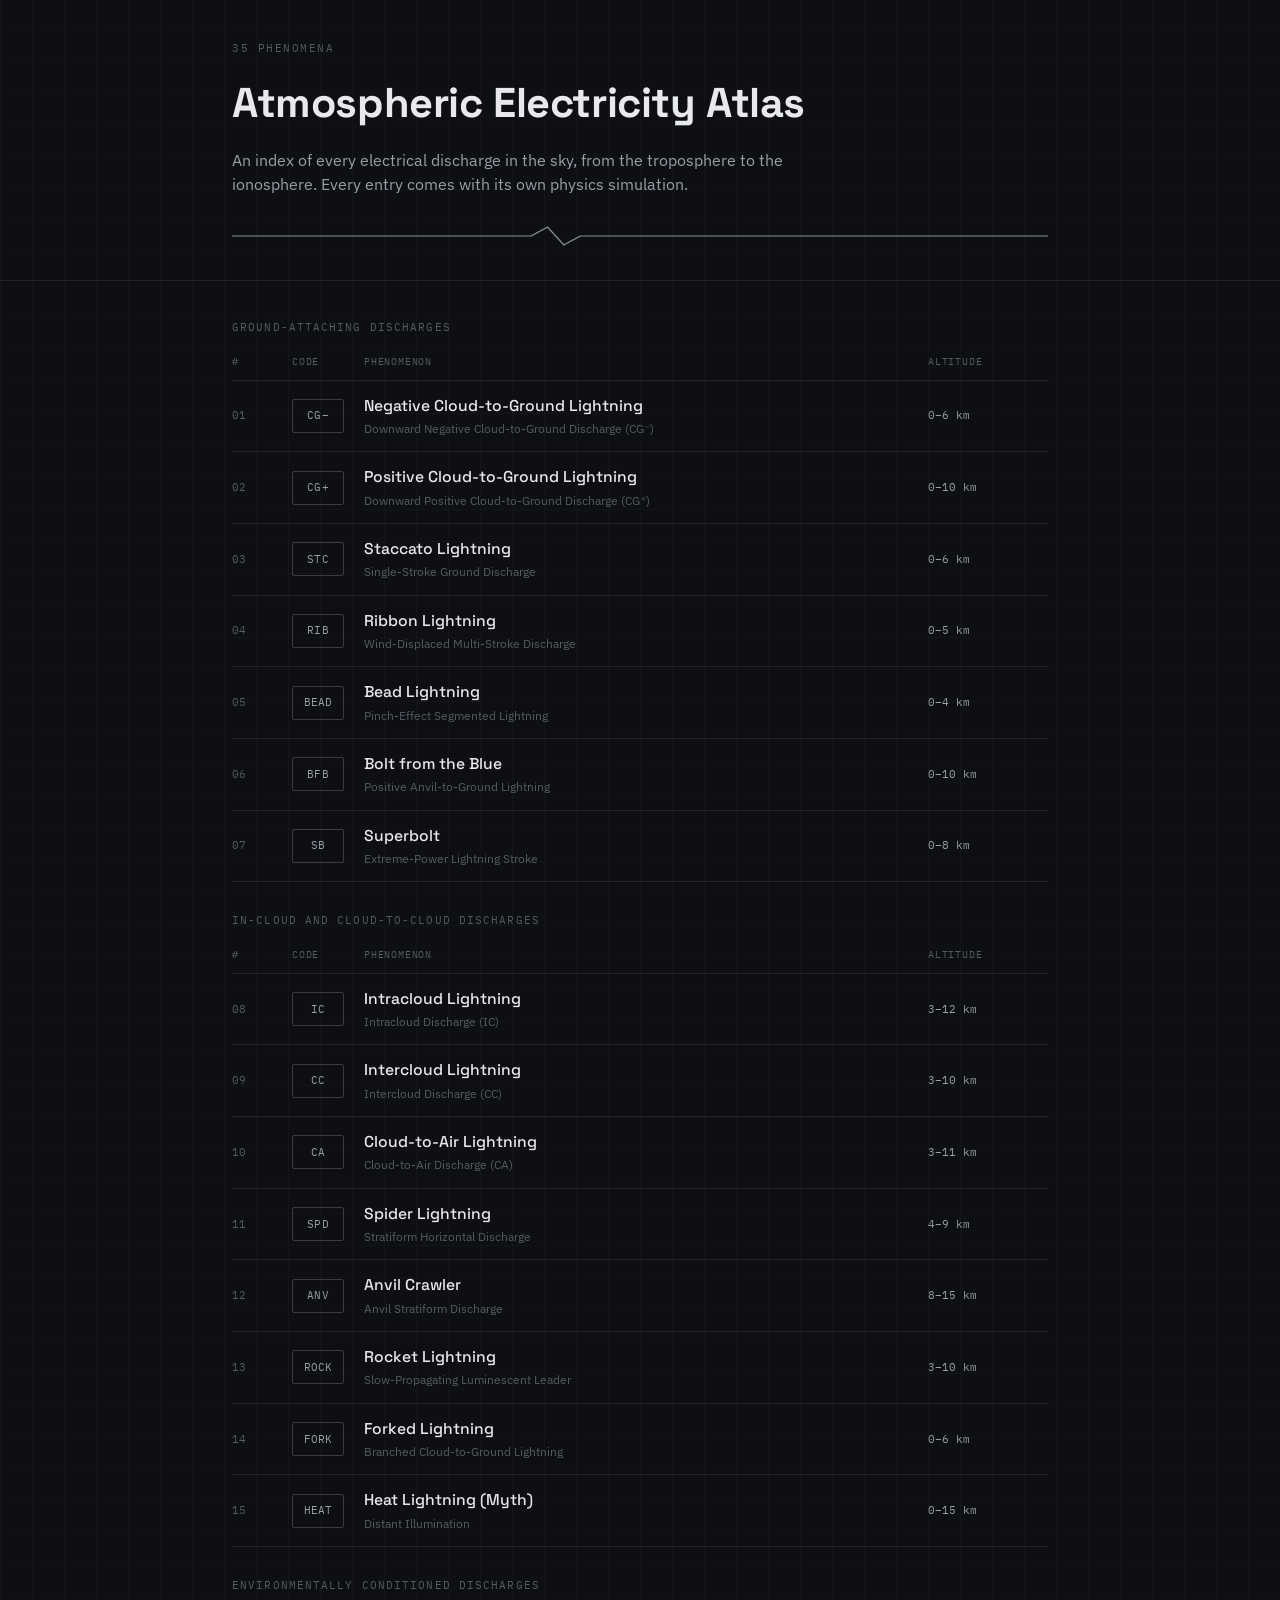
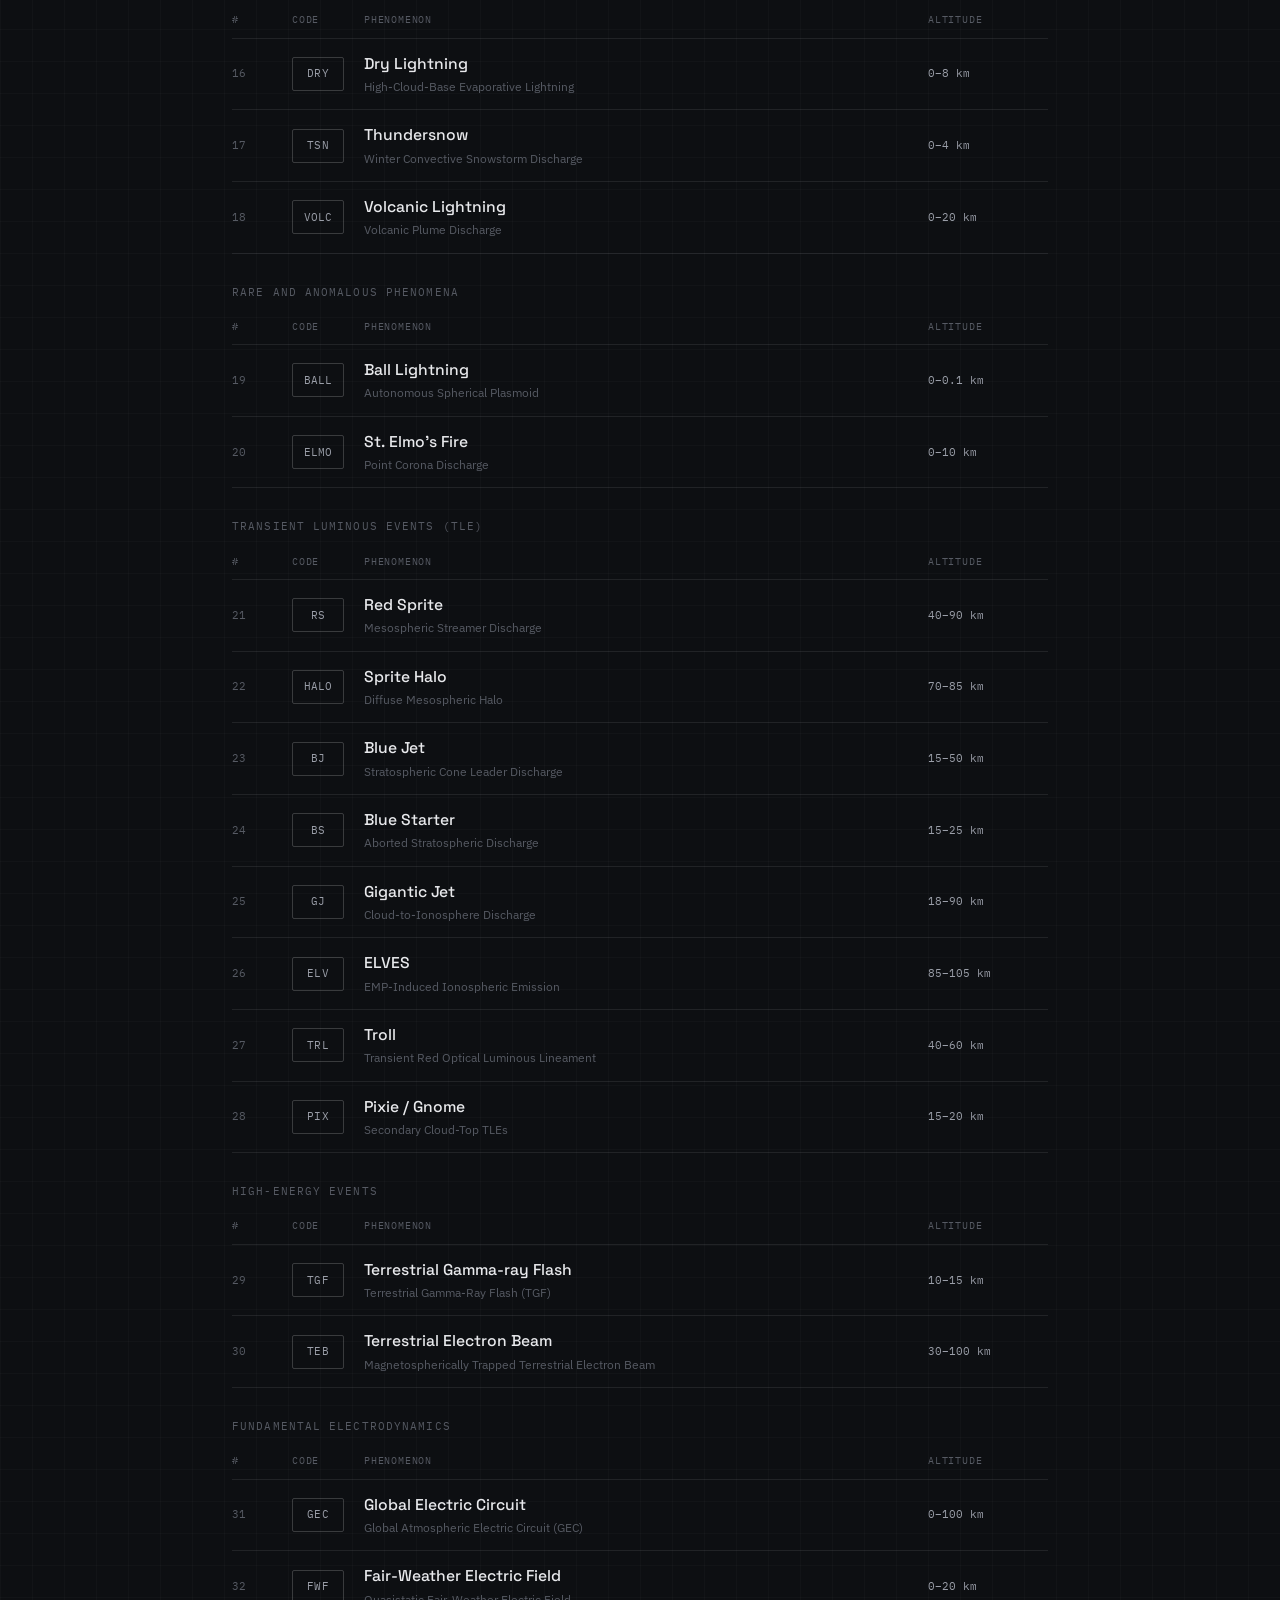
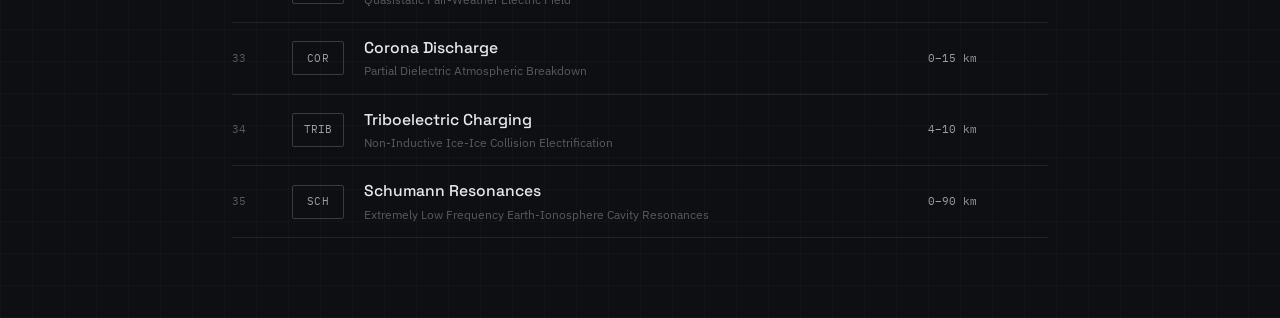
<file: index.html>
<!DOCTYPE html>
<html lang="en">
<head>
  <meta charset="UTF-8" />
  <meta name="viewport" content="width=device-width, initial-scale=1.0" />
  <title>Atmospheric Electricity Atlas</title>
  <meta name="description" content="An interactive index of every atmospheric electrical discharge, from lightning to gigantic jets — each with its own physics simulation." />
  <link rel="preconnect" href="https://fonts.googleapis.com" />
  <link href="https://fonts.googleapis.com/css2?family=Space+Grotesk:wght@500;700&family=IBM+Plex+Sans:wght@400;500&family=IBM+Plex+Mono:wght@400;500&display=swap" rel="stylesheet" />
  <link rel="stylesheet" href="assets/css/style.css" />
</head>
<body>
  <header class="site-header">
    <div class="wrap">
      <p class="site-header__eyebrow" id="progress-readout">loading…</p>
      <h1 class="site-header__title">Atmospheric Electricity Atlas</h1>
      <p class="site-header__subtitle">
        An index of every electrical discharge in the sky, from the troposphere
        to the ionosphere. Every entry comes with its own physics simulation.
      </p>
      <svg class="signal-line" viewBox="0 0 600 24" preserveAspectRatio="none" aria-hidden="true">
        <polyline points="0,12 220,12 232,3 244,21 256,12 600,12"
          fill="none" stroke="#eaf4ff" stroke-width="1.2" opacity="0.55" />
      </svg>
    </div>
  </header>

  <main class="wrap">
    <div class="index-list" id="index-root"></div>
  </main>

  <script src="assets/js/app.js"></script>
</body>
</html>
</file>
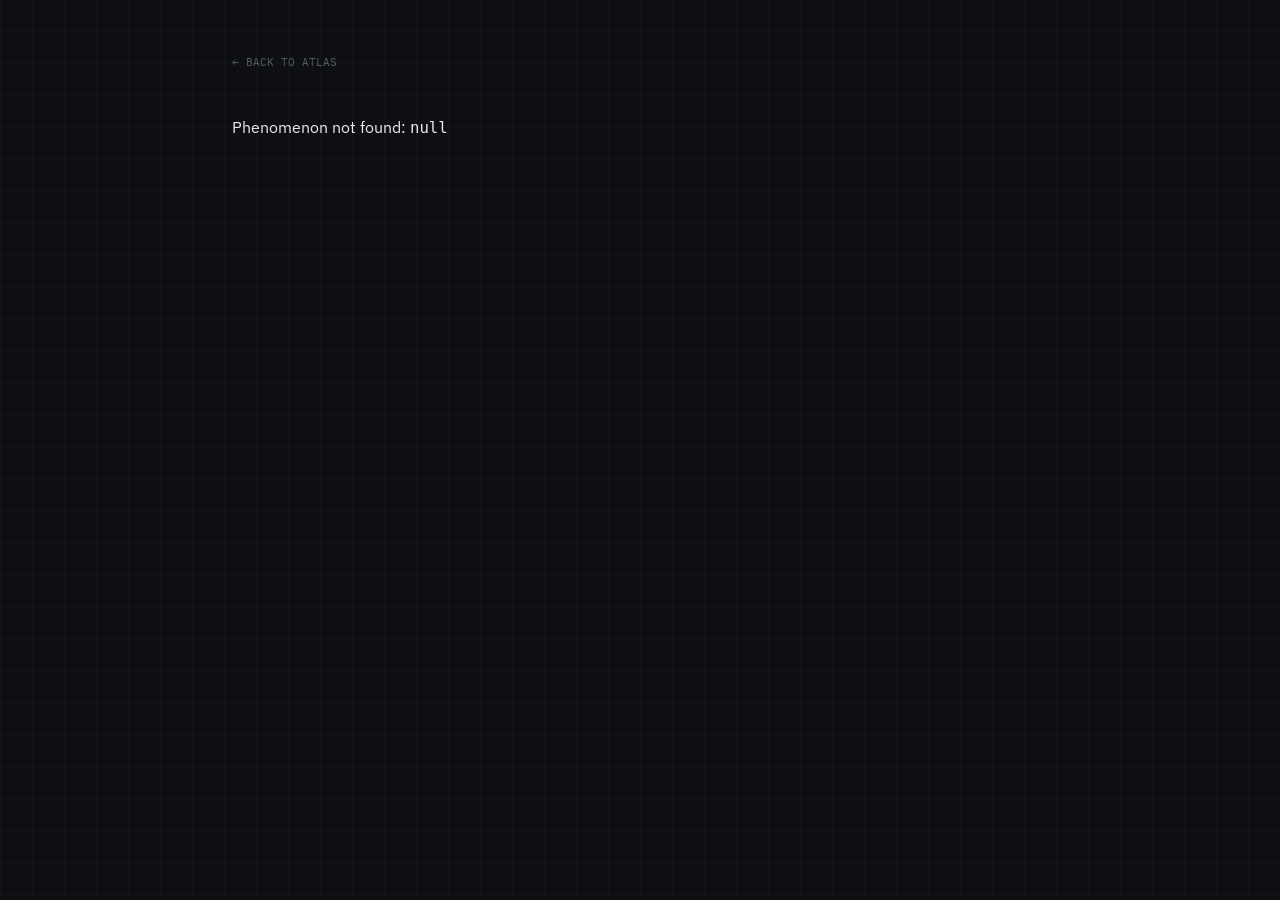
<file: phenomena/detail.html>
<!DOCTYPE html>
<html lang="en">
<head>
  <meta charset="UTF-8" />
  <meta name="viewport" content="width=device-width, initial-scale=1.0" />
  <title>Phenomenon — Atmospheric Electricity Atlas</title>
  <link rel="preconnect" href="https://fonts.googleapis.com" />
  <link href="https://fonts.googleapis.com/css2?family=Space+Grotesk:wght@500;700&family=IBM+Plex+Sans:wght@400;500&family=IBM+Plex+Mono:wght@400;500&display=swap" rel="stylesheet" />
  <link rel="stylesheet" href="../assets/css/style.css" />
</head>
<body>
  <div class="wrap">
    <div class="detail-header">
      <a class="back-link" href="../index.html">← BACK TO ATLAS</a>
      <div id="header-root"></div>
    </div>
    <div class="detail-body" id="body-root">
      <p class="detail-section__body detail-section__body--empty">Loading…</p>
    </div>
  </div>

  <script src="../assets/js/phenomenon-sim.js"></script>
  <script src="../assets/js/detail.js"></script>
</body>
</html>
</file>
<file: assets/css/style.css>
/* ==========================================================================
   Atmospheric Electricity Atlas — Design Tokens
   Instrument-panel / datasheet aesthetic. No cards, no gradients,
   no rounded-soft shadows. The accent color is the true color
   temperature of a lightning plasma channel (~10,000–30,000K blue-white),
   not a decorative choice.
   ========================================================================== */
:root {
  --bg: #0d0f12;
  --bg-raised: #15171c;
  --bg-inset: #0a0b0e;

  --ink: #e8e9ec;
  --ink-dim: #9a9ea8;
  --ink-faint: #565a63;

  --line: rgba(232, 233, 236, 0.09);
  --line-strong: rgba(232, 233, 236, 0.20);

  --bolt: #eaf4ff;       /* true plasma-channel color */
  --bolt-glow: #6fa8ff;
  --amber: #ffb454;      /* sparing, instrument-warning use only */

  --radius: 2px;

  --font-display: 'Space Grotesk', 'Segoe UI', sans-serif;
  --font-body: 'IBM Plex Sans', 'Segoe UI', sans-serif;
  --font-mono: 'IBM Plex Mono', 'Consolas', monospace;
}

* { box-sizing: border-box; }
html { scroll-behavior: smooth; }

body {
  margin: 0;
  background:
    repeating-linear-gradient(0deg, rgba(232,233,236,0.025) 0px, rgba(232,233,236,0.025) 1px, transparent 1px, transparent 32px),
    repeating-linear-gradient(90deg, rgba(232,233,236,0.025) 0px, rgba(232,233,236,0.025) 1px, transparent 1px, transparent 32px),
    var(--bg);
  color: var(--ink);
  font-family: var(--font-body);
  line-height: 1.55;
  -webkit-font-smoothing: antialiased;
}

a { color: inherit; text-decoration: none; }
button { font-family: inherit; }

.wrap { max-width: 880px; margin: 0 auto; padding: 0 32px; }

/* ==========================================================================
   Header
   ========================================================================== */
.site-header {
  border-bottom: 1px solid var(--line);
  padding: 40px 0 32px;
}

.site-header__eyebrow {
  font-family: var(--font-mono);
  font-size: 11px;
  letter-spacing: 0.14em;
  text-transform: uppercase;
  color: var(--ink-faint);
  margin: 0 0 14px;
}

.site-header__title {
  font-family: var(--font-display);
  font-weight: 700;
  font-size: clamp(1.7rem, 3.6vw, 2.6rem);
  letter-spacing: -0.01em;
  margin: 0 0 12px;
}

.site-header__subtitle {
  color: var(--ink-dim);
  max-width: 560px;
  margin: 0;
  font-size: 0.98rem;
}

/* signal-line divider: a thin trace with an occasional spike — literal,
   not decorative; a stand-in for a scope baseline */
.signal-line {
  width: 100%;
  height: 24px;
  margin-top: 28px;
  display: block;
}

/* ==========================================================================
   Index list (datasheet rows, not cards)
   ========================================================================== */
.index-list { padding: 8px 0 80px; }

.index-list__head {
  display: grid;
  grid-template-columns: 44px 56px 1fr 120px;
  gap: 16px;
  padding: 10px 0;
  font-family: var(--font-mono);
  font-size: 10px;
  letter-spacing: 0.08em;
  text-transform: uppercase;
  color: var(--ink-faint);
  border-bottom: 1px solid var(--line);
}

.category-block { margin-top: 8px; }

.category-block__title {
  font-family: var(--font-mono);
  font-size: 11px;
  letter-spacing: 0.1em;
  text-transform: uppercase;
  color: var(--ink-faint);
  padding: 22px 0 8px;
}

.row {
  display: grid;
  grid-template-columns: 44px 56px 1fr 120px;
  gap: 16px;
  align-items: center;
  padding: 13px 0;
  border-bottom: 1px solid var(--line);
  position: relative;
  transition: background 0.12s ease;
}

.row:hover { background: rgba(234, 244, 255, 0.025); }

.row::before {
  content: '';
  position: absolute;
  left: -32px;
  top: 0;
  bottom: 0;
  width: 2px;
  background: transparent;
  transition: background 0.12s ease;
}
.row:hover::before { background: var(--bolt); }

.row__index {
  font-family: var(--font-mono);
  font-size: 11px;
  color: var(--ink-faint);
}

.row__code {
  font-family: var(--font-mono);
  font-size: 11px;
  color: var(--ink-dim);
  border: 1px solid var(--line-strong);
  border-radius: var(--radius);
  width: 52px;
  height: 34px;
  display: flex;
  align-items: center;
  justify-content: center;
  letter-spacing: 0.02em;
}

.row__name-tr {
  font-family: var(--font-display);
  font-weight: 500;
  font-size: 0.98rem;
  color: var(--ink);
}

.row__name-en {
  font-size: 0.78rem;
  color: var(--ink-faint);
  margin-top: 1px;
}

.row__altitude {
  font-family: var(--font-mono);
  font-size: 11px;
  color: var(--ink-dim);
}

@media (max-width: 640px) {
  .index-list__head, .row { grid-template-columns: 32px 44px 1fr 70px; }
}

/* ==========================================================================
   Detail page
   ========================================================================== */
.detail-header {
  padding: 48px 0 0;
}

.back-link {
  font-family: var(--font-mono);
  font-size: 11px;
  color: var(--ink-faint);
  display: inline-block;
  margin-bottom: 28px;
}
.back-link:hover { color: var(--ink); }

.detail-header__row {
  display: flex;
  align-items: baseline;
  gap: 14px;
  margin-bottom: 6px;
  flex-wrap: wrap;
}

.detail-header__code {
  font-family: var(--font-mono);
  font-size: 12px;
  border: 1px solid var(--line-strong);
  border-radius: var(--radius);
  padding: 3px 8px;
  color: var(--ink-dim);
}

.detail-header__title {
  font-family: var(--font-display);
  font-weight: 700;
  font-size: clamp(1.6rem, 3.4vw, 2.3rem);
  margin: 0;
}

.detail-header__meta {
  font-family: var(--font-mono);
  font-size: 12px;
  color: var(--ink-faint);
  margin: 0 0 32px;
}

/* Simulation panel */
.sim-panel {
  border: 1px solid var(--line-strong);
  border-radius: var(--radius);
  background: var(--bg-inset);
  margin-bottom: 40px;
  overflow: hidden;
}

.sim-panel__canvas-wrap {
  position: relative;
  width: 100%;
  aspect-ratio: 16 / 10;
  background: var(--bg-inset);
}

.sim-panel__canvas-wrap canvas {
  width: 100%;
  height: 100%;
  display: block;
}

.sim-panel__controls {
  display: flex;
  align-items: center;
  gap: 24px;
  padding: 14px 18px;
  border-top: 1px solid var(--line);
  flex-wrap: wrap;
}

.strike-btn {
  font-family: var(--font-mono);
  font-size: 12px;
  letter-spacing: 0.08em;
  text-transform: uppercase;
  background: transparent;
  color: var(--ink);
  border: 1px solid var(--line-strong);
  border-radius: var(--radius);
  padding: 10px 18px;
  cursor: pointer;
  transition: border-color 0.12s ease, color 0.12s ease;
}
.strike-btn:hover { border-color: var(--bolt); color: var(--bolt); }
.strike-btn:active { transform: translateY(1px); }
.strike-btn.is-active { border-color: var(--bolt); color: var(--bolt); background: rgba(234,244,255,0.06); }

.speed-control {
  display: flex;
  align-items: center;
  gap: 10px;
  font-family: var(--font-mono);
  font-size: 11px;
  color: var(--ink-faint);
  flex: 1;
  min-width: 180px;
}

.speed-control input[type="range"] {
  flex: 1;
  accent-color: var(--bolt);
}

.speed-control__value {
  color: var(--ink-dim);
  min-width: 52px;
  text-align: right;
}

.sim-readout {
  font-family: var(--font-mono);
  font-size: 11px;
  color: var(--ink-faint);
  padding: 0 18px 14px;
}
.sim-readout strong { color: var(--bolt); font-weight: 500; }

/* Datasheet info sections */
.detail-body { padding-bottom: 100px; }

.detail-section { margin: 32px 0; }

.detail-section__label {
  font-family: var(--font-mono);
  font-size: 11px;
  letter-spacing: 0.1em;
  text-transform: uppercase;
  color: var(--ink-faint);
  margin: 0 0 10px;
}

.detail-section__body {
  font-size: 0.98rem;
  color: var(--ink);
}
.detail-section__body--empty { color: var(--ink-faint); font-style: italic; font-size: 0.9rem; }

.readout-grid {
  display: grid;
  grid-template-columns: repeat(auto-fit, minmax(130px, 1fr));
  border: 1px solid var(--line);
  border-radius: var(--radius);
  overflow: hidden;
}

.readout {
  padding: 14px 16px;
  border-right: 1px solid var(--line);
  border-bottom: 1px solid var(--line);
}
.readout:nth-last-child(-n+1) { border-right: none; }

.readout__label {
  font-family: var(--font-mono);
  font-size: 9px;
  text-transform: uppercase;
  letter-spacing: 0.06em;
  color: var(--ink-faint);
  margin: 0 0 6px;
}

.readout__value {
  font-family: var(--font-mono);
  font-size: 0.95rem;
  color: var(--bolt);
  margin: 0;
}
.readout__value--empty { color: var(--ink-faint); font-size: 0.85rem; }

.fact-list { margin: 0; padding-left: 18px; }
.fact-list li { margin-bottom: 8px; }

.source-list { list-style: none; margin: 0; padding: 0; }
.source-list li {
  padding: 9px 0;
  border-bottom: 1px solid var(--line);
  font-size: 0.9rem;
  color: var(--ink-dim);
}

.note-box {
  border: 1px solid var(--line-strong);
  border-left: 2px solid var(--amber);
  border-radius: 0 var(--radius) var(--radius) 0;
  padding: 12px 16px;
  font-size: 0.88rem;
  color: var(--ink-dim);
  margin-bottom: 32px;
}

@media (prefers-reduced-motion: reduce) {
  html { scroll-behavior: auto; }
}
</file>
